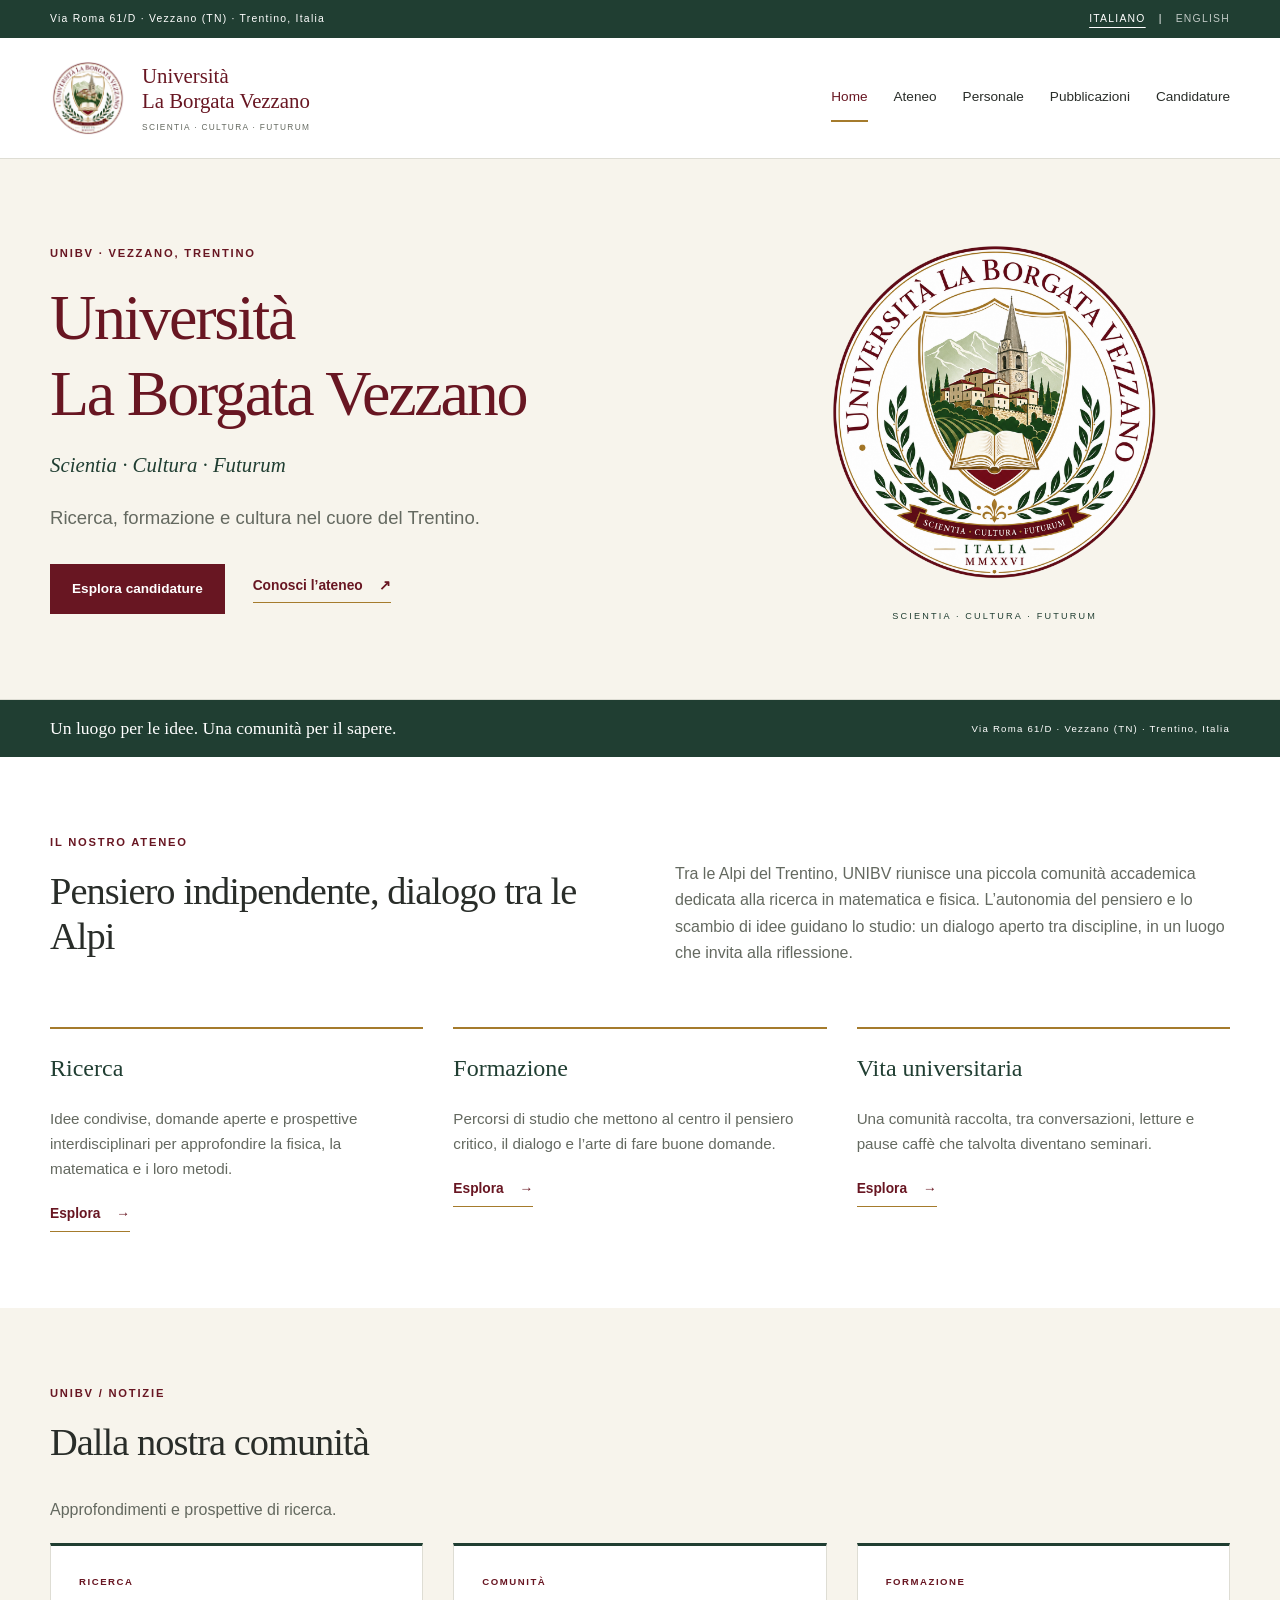
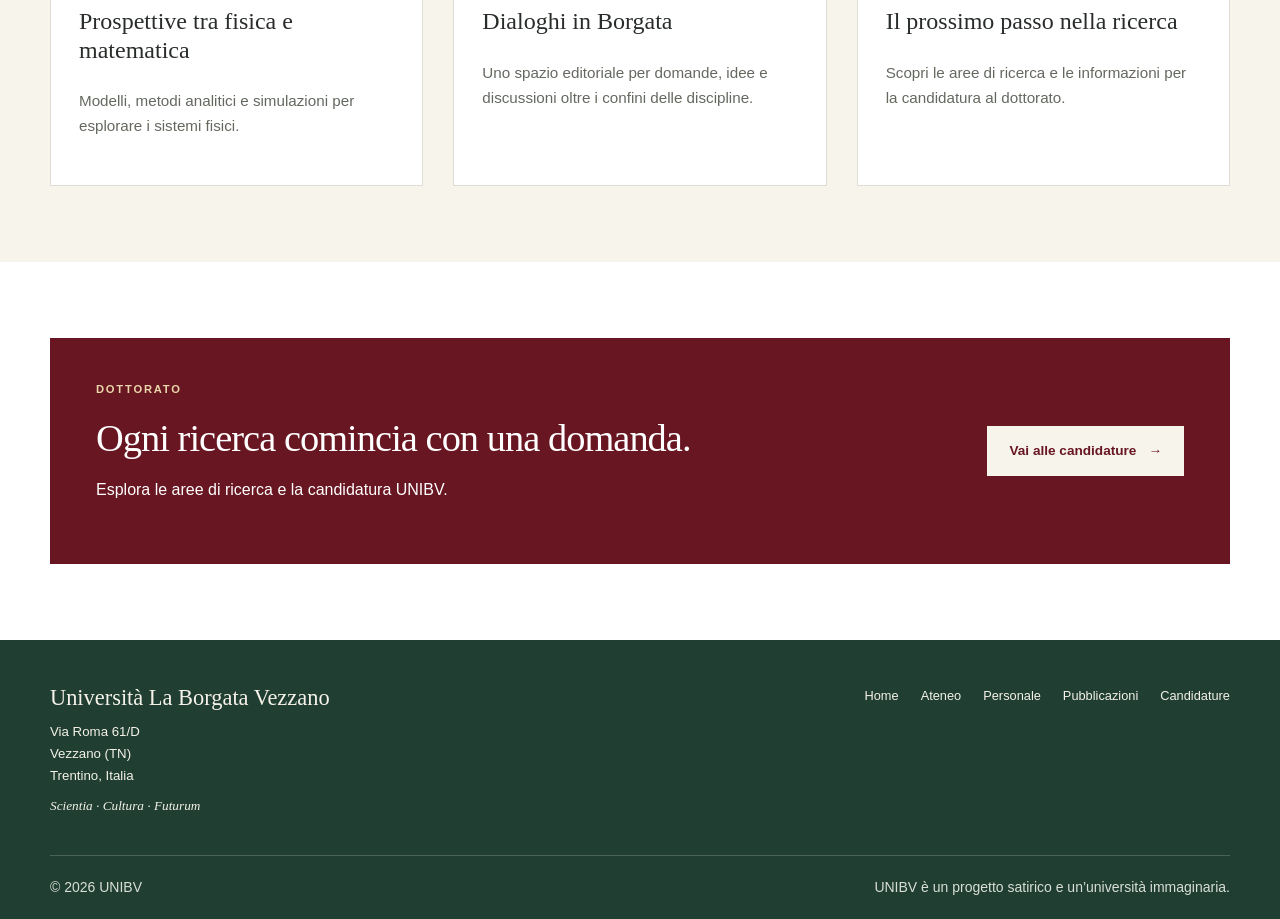
<file: index.html>
<!doctype html>
<html lang="it">
<head>
<link rel="icon" type="image/png" href="assets/images/favicon.png">
<meta charset="utf-8">
<meta name="viewport" content="width=device-width, initial-scale=1">
<title>Università La Borgata Vezzano | UNIBV</title>
<meta name="description" content="UNIBV: ricerca, formazione e cultura. Via Roma 61/D, Vezzano (TN), Trentino, Italia.">
<link rel="stylesheet" href="assets/css/style.css">
<script src="assets/js/main.js" defer></script>
</head>
<body>
<a class="skip-link" href="#main"><span lang="it" >Vai al contenuto</span><span lang="en" hidden >Skip to content</span></a>
<header id="site-header"></header>
<main id="main"><section class="hero"><div class="container hero-grid"><div><p class="eyebrow">UNIBV · VEZZANO, TRENTINO</p><h1 lang="it" >Università<br>La Borgata Vezzano</h1><h1 lang="en" hidden >University of<br>La Borgata Vezzano</h1><p class="motto">Scientia · Cultura · Futurum</p><p lang="it" class="lead">Ricerca, formazione e cultura nel cuore del Trentino.</p><p lang="en" hidden class="lead">Research, education and culture in the heart of Trentino.</p><div class="actions"><a class="button" href="apply.html"><span lang="it" >Esplora candidature</span><span lang="en" hidden >Open positions</span></a><a class="text-link" href="#university"><span lang="it" >Conosci l’ateneo</span><span lang="en" hidden >Discover the university</span> <span aria-hidden="true">↗</span></a></div></div><div class="hero-seal"><img src="assets/images/logo.png" alt="UNIBV — Scientia · Cultura · Futurum" width="1254" height="1254"><p>SCIENTIA · CULTURA · FUTURUM</p></div></div></section>
<div class="identity-strip"><div class="container"><span lang="it" >Un luogo per le idee. Una comunità per il sapere.</span><span lang="en" hidden >A place for ideas. A community for knowledge.</span><span><span lang="it">Via Roma 61/D · Vezzano (TN) · Trentino, Italia</span><span lang="en" hidden>Via Roma 61/D · Vezzano (TN) · Trentino, Italy</span></span></div></div>
<section class="section container" id="university"><div class="section-heading"><div><p class="eyebrow"><span lang="it" >IL NOSTRO ATENEO</span><span lang="en" hidden >OUR UNIVERSITY</span></p><h2 lang="it" >Pensiero indipendente, dialogo tra le Alpi</h2><h2 lang="en" hidden >Independent inquiry in an Alpine community</h2></div><p lang="it" >Tra le Alpi del Trentino, UNIBV riunisce una piccola comunità accademica dedicata alla ricerca in matematica e fisica. L’autonomia del pensiero e lo scambio di idee guidano lo studio: un dialogo aperto tra discipline, in un luogo che invita alla riflessione.</p><p lang="en" hidden >Set in the mountains of Trentino, UNIBV is a small academic community exploring questions in mathematics and physics. Independent thought and the exchange of ideas shape its approach to research, with room for sustained reflection and conversation across disciplines.</p></div><div class="grid three"><article class="feature"><h3 lang="it" >Ricerca</h3><h3 lang="en" hidden >Research</h3><p lang="it" >Idee condivise, domande aperte e prospettive interdisciplinari per approfondire la fisica, la matematica e i loro metodi.</p><p lang="en" hidden >Shared ideas, open questions and interdisciplinary perspectives on physics, mathematics and their methods.</p><a class="text-link" href="publications.html"><span lang="it" >Esplora</span><span lang="en" hidden >Explore</span> <span aria-hidden="true">→</span></a></article><article class="feature"><h3 lang="it" >Formazione</h3><h3 lang="en" hidden >Education</h3><p lang="it" >Percorsi di studio che mettono al centro il pensiero critico, il dialogo e l’arte di fare buone domande.</p><p lang="en" hidden >Study pathways centred on critical thinking, dialogue and the art of asking good questions.</p><a class="text-link" href="apply.html"><span lang="it" >Esplora</span><span lang="en" hidden >Explore</span> <span aria-hidden="true">→</span></a></article><article class="feature"><h3 lang="it" >Vita universitaria</h3><h3 lang="en" hidden >University life</h3><p lang="it" >Una comunità raccolta, tra conversazioni, letture e pause caffè che talvolta diventano seminari.</p><p lang="en" hidden >A close-knit community of conversations, reading and coffee breaks that occasionally become seminars.</p><a class="text-link" href="staff.html"><span lang="it" >Esplora</span><span lang="en" hidden >Explore</span> <span aria-hidden="true">→</span></a></article></div></section><section class="news-section"><div class="container section"><p class="eyebrow">UNIBV / <span lang="it" >NOTIZIE</span><span lang="en" hidden >NEWS</span></p><h2 lang="it" >Dalla nostra comunità</h2><h2 lang="en" hidden >From our community</h2><p class="muted"><span lang="it" >Approfondimenti e prospettive di ricerca.</span><span lang="en" hidden >Research insights and perspectives.</span></p><div class="grid three"><article class="news-card"><p class="eyebrow"><span lang="it">RICERCA</span><span lang="en" hidden>RESEARCH</span></p><h3 lang="it" >Prospettive tra fisica e matematica</h3><h3 lang="en" hidden >Perspectives across physics and mathematics</h3><p lang="it" >Modelli, metodi analitici e simulazioni per esplorare i sistemi fisici.</p><p lang="en" hidden >Models, analytical methods and simulations for exploring physical systems.</p></article><article class="news-card"><p class="eyebrow"><span lang="it">COMUNITÀ</span><span lang="en" hidden>COMMUNITY</span></p><h3 lang="it" >Dialoghi in Borgata</h3><h3 lang="en" hidden >Conversations in the Borgata</h3><p lang="it" >Uno spazio editoriale per domande, idee e discussioni oltre i confini delle discipline.</p><p lang="en" hidden >An editorial space for questions, ideas and conversations across disciplines.</p></article><article class="news-card"><p class="eyebrow"><span lang="it">FORMAZIONE</span><span lang="en" hidden>EDUCATION</span></p><h3 lang="it" >Il prossimo passo nella ricerca</h3><h3 lang="en" hidden >Your next step in research</h3><p lang="it" >Scopri le aree di ricerca e le informazioni per la candidatura al dottorato.</p><p lang="en" hidden >Explore research areas and information about applying for doctoral study.</p></article></div></div></section><section class="container section"><div class="callout"><div><p class="eyebrow"><span lang="it" >DOTTORATO</span><span lang="en" hidden >DOCTORAL STUDY</span></p><h2 lang="it" >Ogni ricerca comincia con una domanda.</h2><h2 lang="en" hidden >Every research journey begins with a question.</h2><p lang="it" >Esplora le aree di ricerca e la candidatura UNIBV.</p><p lang="en" hidden >Explore UNIBV research areas and the application process.</p></div><a class="button light" href="apply.html"><span lang="it" >Vai alle candidature</span><span lang="en" hidden >View applications</span> <span aria-hidden="true">→</span></a></div></section></main>
<noscript><p class="container">La versione italiana è disponibile senza JavaScript. Enable JavaScript to select English and use the local application form.</p></noscript>
<footer id="site-footer"></footer>
</body>
</html>
</file>
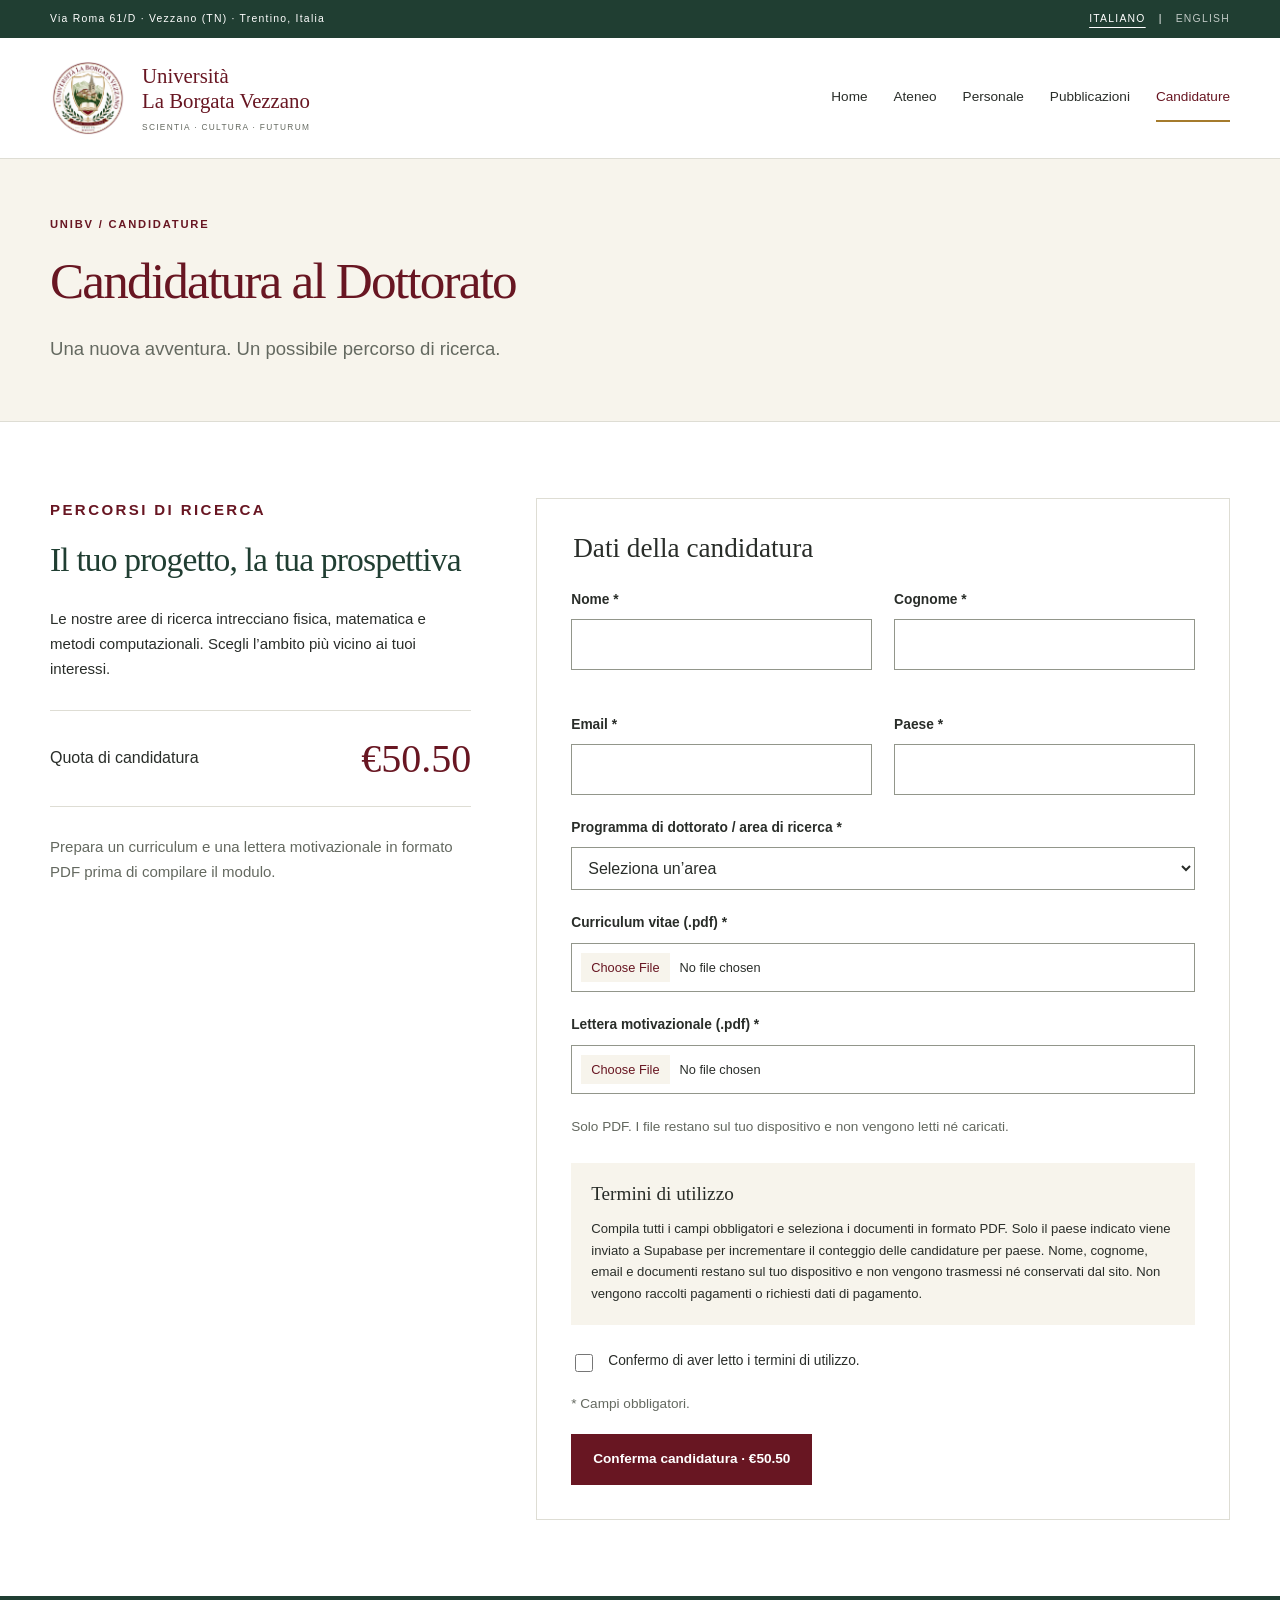
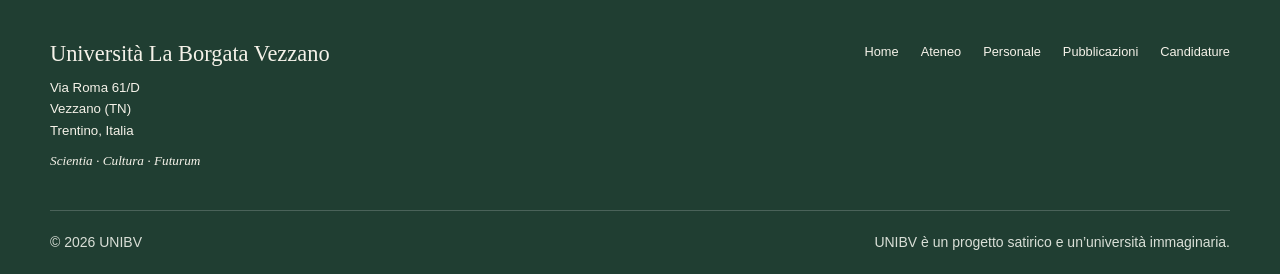
<file: apply.html>
<!doctype html>
<html lang="it">
<head>
<link rel="icon" type="image/png" href="assets/images/favicon.png">
<meta charset="utf-8">
<meta name="viewport" content="width=device-width, initial-scale=1">
<title>Candidatura al Dottorato | UNIBV</title>
<meta name="description" content="Candidatura al Dottorato UNIBV. Verifica locale senza pagamenti; solo il paese viene inviato per il conteggio delle candidature.">
<link rel="stylesheet" href="assets/css/style.css">
<script src="assets/js/main.js" defer></script>
</head>
<body>
<a class="skip-link" href="#main"><span lang="it" >Vai al contenuto</span><span lang="en" hidden >Skip to content</span></a>
<header id="site-header"></header>
<main id="main"><section class="page-intro"><div class="container"><p class="eyebrow">UNIBV / <span lang="it" >CANDIDATURE</span><span lang="en" hidden >APPLICATIONS</span></p><h1 lang="it" >Candidatura al Dottorato</h1><h1 lang="en" hidden >PhD Application</h1><p lang="it" class=lead>Una nuova avventura. Un possibile percorso di ricerca.</p><p lang="en" hidden class=lead>A new journey. A possible path into research.</p></div></section><section class="container section application-layout"><aside class="application-aside"><p class="eyebrow"><span lang="it" >PERCORSI DI RICERCA</span><span lang="en" hidden >RESEARCH PATHWAYS</span></p><h2 lang="it" >Il tuo progetto, la tua prospettiva</h2><h2 lang="en" hidden >Your project, your perspective</h2><p lang="it" >Le nostre aree di ricerca intrecciano fisica, matematica e metodi computazionali. Scegli l’ambito più vicino ai tuoi interessi.</p><p lang="en" hidden >Our research areas connect physics, mathematics and computational methods. Choose the field closest to your interests.</p><div class="fee"><span><span lang="it" >Quota di candidatura</span><span lang="en" hidden >Application fee</span></span><strong>€50.50</strong></div><p class="muted"><span lang="it" >Prepara un curriculum e una lettera motivazionale in formato PDF prima di compilare il modulo.</span><span lang="en" hidden >Have your CV and motivational letter ready in PDF format before completing the form.</span></p></aside><div class="form-panel"><noscript>Il modulo richiede JavaScript e non invia alcun dato.</noscript><form id="application-form"><fieldset disabled id="application-fields"><legend><span lang="it" >Dati della candidatura</span><span lang="en" hidden >Application details</span></legend><div class="form-grid"><div class="field"><label for="first-name"><span lang="it" >Nome</span><span lang="en" hidden >First name</span> <span aria-hidden="true">*</span></label><input id="first-name" name="first-name" type="text" required maxlength="150" autocomplete="off"></div><div class="field"><label for="last-name"><span lang="it" >Cognome</span><span lang="en" hidden >Last name</span> <span aria-hidden="true">*</span></label><input id="last-name" name="last-name" type="text" required maxlength="150" autocomplete="off"></div><div class="field"><label for="email"><span lang="it" >Email</span><span lang="en" hidden >Email</span> <span aria-hidden="true">*</span></label><input id="email" name="email" type="email" required maxlength="150" autocomplete="off"></div><div class="field"><label for="country"><span lang="it" >Paese</span><span lang="en" hidden >Country</span> <span aria-hidden="true">*</span></label><input id="country" name="country" type="text" required maxlength="150" autocomplete="off"></div></div><div class="field"><label for="programme"><span lang="it" >Programma di dottorato / area di ricerca</span><span lang="en" hidden >PhD programme / research area</span> <span aria-hidden="true">*</span></label><select id="programme" name="programme" required><option value="" data-it="Seleziona un’area" data-en="Select an area">Seleziona un’area</option><option value="physics" data-it="Fisica teorica e matematica" data-en="Theoretical and mathematical physics">Fisica teorica e matematica</option><option value="mathematics" data-it="Matematica applicata" data-en="Applied mathematics">Matematica applicata</option><option value="computational" data-it="Metodi numerici e modellizzazione" data-en="Numerical methods and modelling">Metodi numerici e modellizzazione</option></select></div><div class="field"><label for="cv"><span lang="it" >Curriculum vitae (.pdf)</span><span lang="en" hidden >CV (.pdf)</span> <span aria-hidden="true">*</span></label><input id="cv" name="cv" type="file" accept=".pdf,application/pdf" required aria-describedby="file-help"></div><div class="field"><label for="letter"><span lang="it" >Lettera motivazionale (.pdf)</span><span lang="en" hidden >Motivational letter (.pdf)</span> <span aria-hidden="true">*</span></label><input id="letter" name="letter" type="file" accept=".pdf,application/pdf" required aria-describedby="file-help"></div><p id="file-help" class="muted small"><span lang="it" >Solo PDF. I file restano sul tuo dispositivo e non vengono letti né caricati.</span><span lang="en" hidden >PDF only. Files stay on your device and are neither read nor uploaded.</span></p><div class="terms" id="terms"><h3><span lang="it" >Termini di utilizzo</span><span lang="en" hidden >Terms of use</span></h3><p><span lang="it" >Compila tutti i campi obbligatori e seleziona i documenti in formato PDF. Solo il paese indicato viene inviato a Supabase per incrementare il conteggio delle candidature per paese. Nome, cognome, email e documenti restano sul tuo dispositivo e non vengono trasmessi né conservati dal sito. Non vengono raccolti pagamenti o richiesti dati di pagamento.</span><span lang="en" hidden >Complete all required fields and select your PDF documents. Only the country entered is sent to Supabase to increment the application count by country. Your name, email and documents remain on your device and are neither transmitted nor retained by the site. No payments are collected and no payment details are requested.</span></p></div><label class="checkbox" for="accept"><input type="checkbox" id="accept" required><span lang="it" >Confermo di aver letto i termini di utilizzo.</span><span lang="en" hidden >I confirm that I have read the terms of use.</span></label><p class="small muted"><span lang="it" >* Campi obbligatori.</span><span lang="en" hidden >* Required fields.</span></p><button type="submit" class="button"><span lang="it" >Conferma candidatura · €50.50</span><span lang="en" hidden >Confirm application · €50.50</span></button></fieldset></form></div></section><dialog id="reveal" aria-labelledby="reveal-title"><div class="dialog-content">
<p class="eyebrow">UNIBV / <span lang="it">CANDIDATURA</span><span lang="en" hidden>APPLICATION</span></p>
<h2 id="reveal-title" tabindex="-1"><span lang="it">Congratulazioni, futuro accademico.</span><span lang="en" hidden>Congratulations, future academic.</span></h2>
<p lang="it">Sei arrivato fino in fondo.</p><p lang="en" hidden>You made it all the way to the end.</p>
<p lang="it">Hai compilato una candidatura, preparato il CV e probabilmente stavi per consegnare €50,50 all’illustre Università La Borgata Vezzano.</p><p lang="en" hidden>You filled out an application, prepared your CV, and were apparently ready to hand €50.50 to the distinguished University of La Borgata Vezzano.</p>
<p lang="it">C’è però un piccolo dettaglio: l’università non esiste.</p><p lang="en" hidden>There is, however, one small detail: the university does not exist.</p>
<p lang="it">UNIBV è un progetto satirico.</p><p lang="en" hidden>UNIBV is a satirical project.</p>
<p lang="it" class="reveal-assurance">Nessun pagamento è stato effettuato, nessun documento è stato inviato e nome, cognome ed email non sono stati trasmessi o conservati. Solo il paese indicato viene inviato a Supabase per il conteggio delle candidature.</p><p lang="en" hidden class="reveal-assurance">No payment has been made, no document has been uploaded, and your name and email have not been transmitted or stored. Only the country entered is sent to Supabase to count applications.</p>
<p lang="it">La buona notizia è che non hai perso €50,50. La cattiva è che forse la prossima volta conviene controllare l’università prima di candidarti.</p><p lang="en" hidden>The good news is that you have not lost €50.50. The bad news is that next time you may want to check whether the university exists before applying.</p>
<p lang="it">Ti auguriamo maggiore successo nella tua prossima ricerca accademica.</p><p lang="en" hidden>We wish you greater success in your next academic search.</p>
<button class="button" id="close-reveal" type="button"><span lang="it">Ho imparato la lezione</span><span lang="en" hidden>Lesson learned</span></button>
</div></dialog></main>
<noscript><p class="container">La versione italiana è disponibile senza JavaScript. Enable JavaScript to select English and use the local application form.</p></noscript>
<footer id="site-footer"></footer>
</body>
</html>
</file>
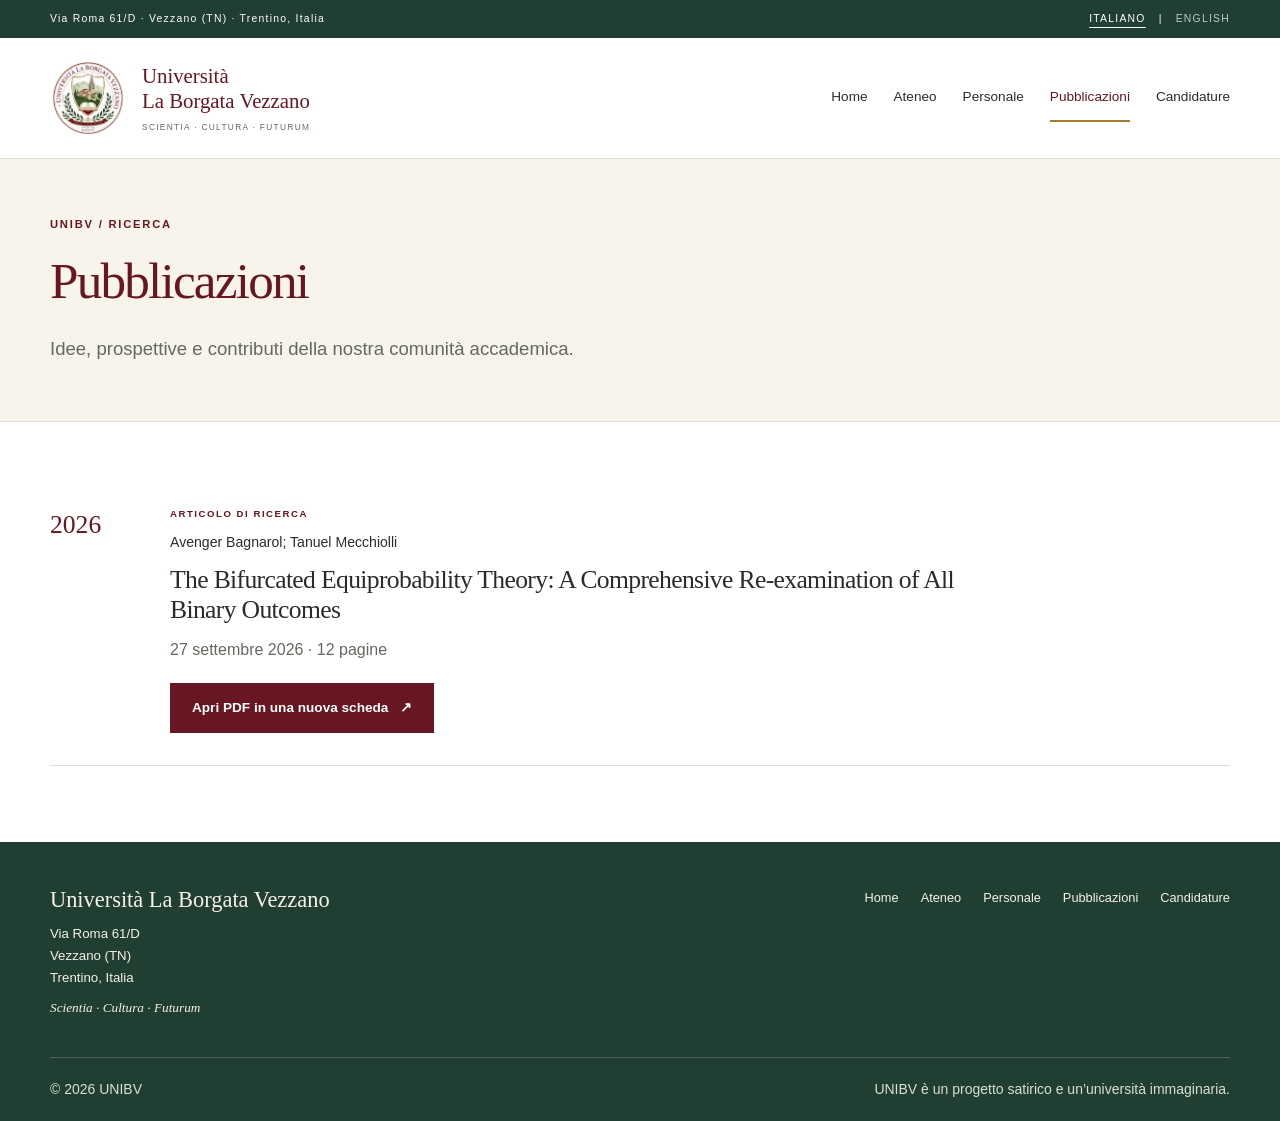
<file: publications.html>
<!doctype html>
<html lang="it">
<head>
<link rel="icon" type="image/png" href="assets/images/favicon.png">
<meta charset="utf-8">
<meta name="viewport" content="width=device-width, initial-scale=1">
<title>Pubblicazioni | UNIBV</title>
<meta name="description" content="Pubblicazioni UNIBV: contributi di ricerca in fisica e matematica.">
<link rel="stylesheet" href="assets/css/style.css">
<script src="assets/js/main.js" defer></script>
</head>
<body>
<a class="skip-link" href="#main"><span lang="it" >Vai al contenuto</span><span lang="en" hidden >Skip to content</span></a>
<header id="site-header"></header>
<main id="main"><section class="page-intro"><div class="container"><p class="eyebrow">UNIBV / <span lang="it" >RICERCA</span><span lang="en" hidden >RESEARCH</span></p><h1 lang="it" >Pubblicazioni</h1><h1 lang="en" hidden >Publications</h1><p lang="it" class=lead>Idee, prospettive e contributi della nostra comunità accademica.</p><p lang="en" hidden class=lead>Ideas, perspectives and contributions from our academic community.</p></div></section><section class="container section">
  <div class="publication-list">
    <article class="publication" id="bet-paper">
      <div class="pub-year">2026</div>
      <div>
        <p class="eyebrow"><span lang="it">ARTICOLO DI RICERCA</span><span lang="en" hidden>RESEARCH PAPER</span></p>
        <p class="authors">Avenger Bagnarol; Tanuel Mecchiolli</p>
        <h2>The Bifurcated Equiprobability Theory: A Comprehensive Re-examination of All Binary Outcomes</h2>
        <p class="muted"><span lang="it">27 settembre 2026 · 12 pagine</span><span lang="en" hidden>27 September 2026 · 12 pages</span></p>
        <a class="button" href="assets/publications/BET_distribution_final.pdf" target="_blank" rel="noopener noreferrer"><span lang="it">Apri PDF in una nuova scheda</span><span lang="en" hidden>Open PDF in a new tab</span> <span aria-hidden="true">↗</span></a>
      </div>
    </article>
  </div>
</section></main>
<noscript><p class="container">La versione italiana è disponibile senza JavaScript. Enable JavaScript to select English and use the local application form.</p></noscript>
<footer id="site-footer"></footer>
</body>
</html>
</file>
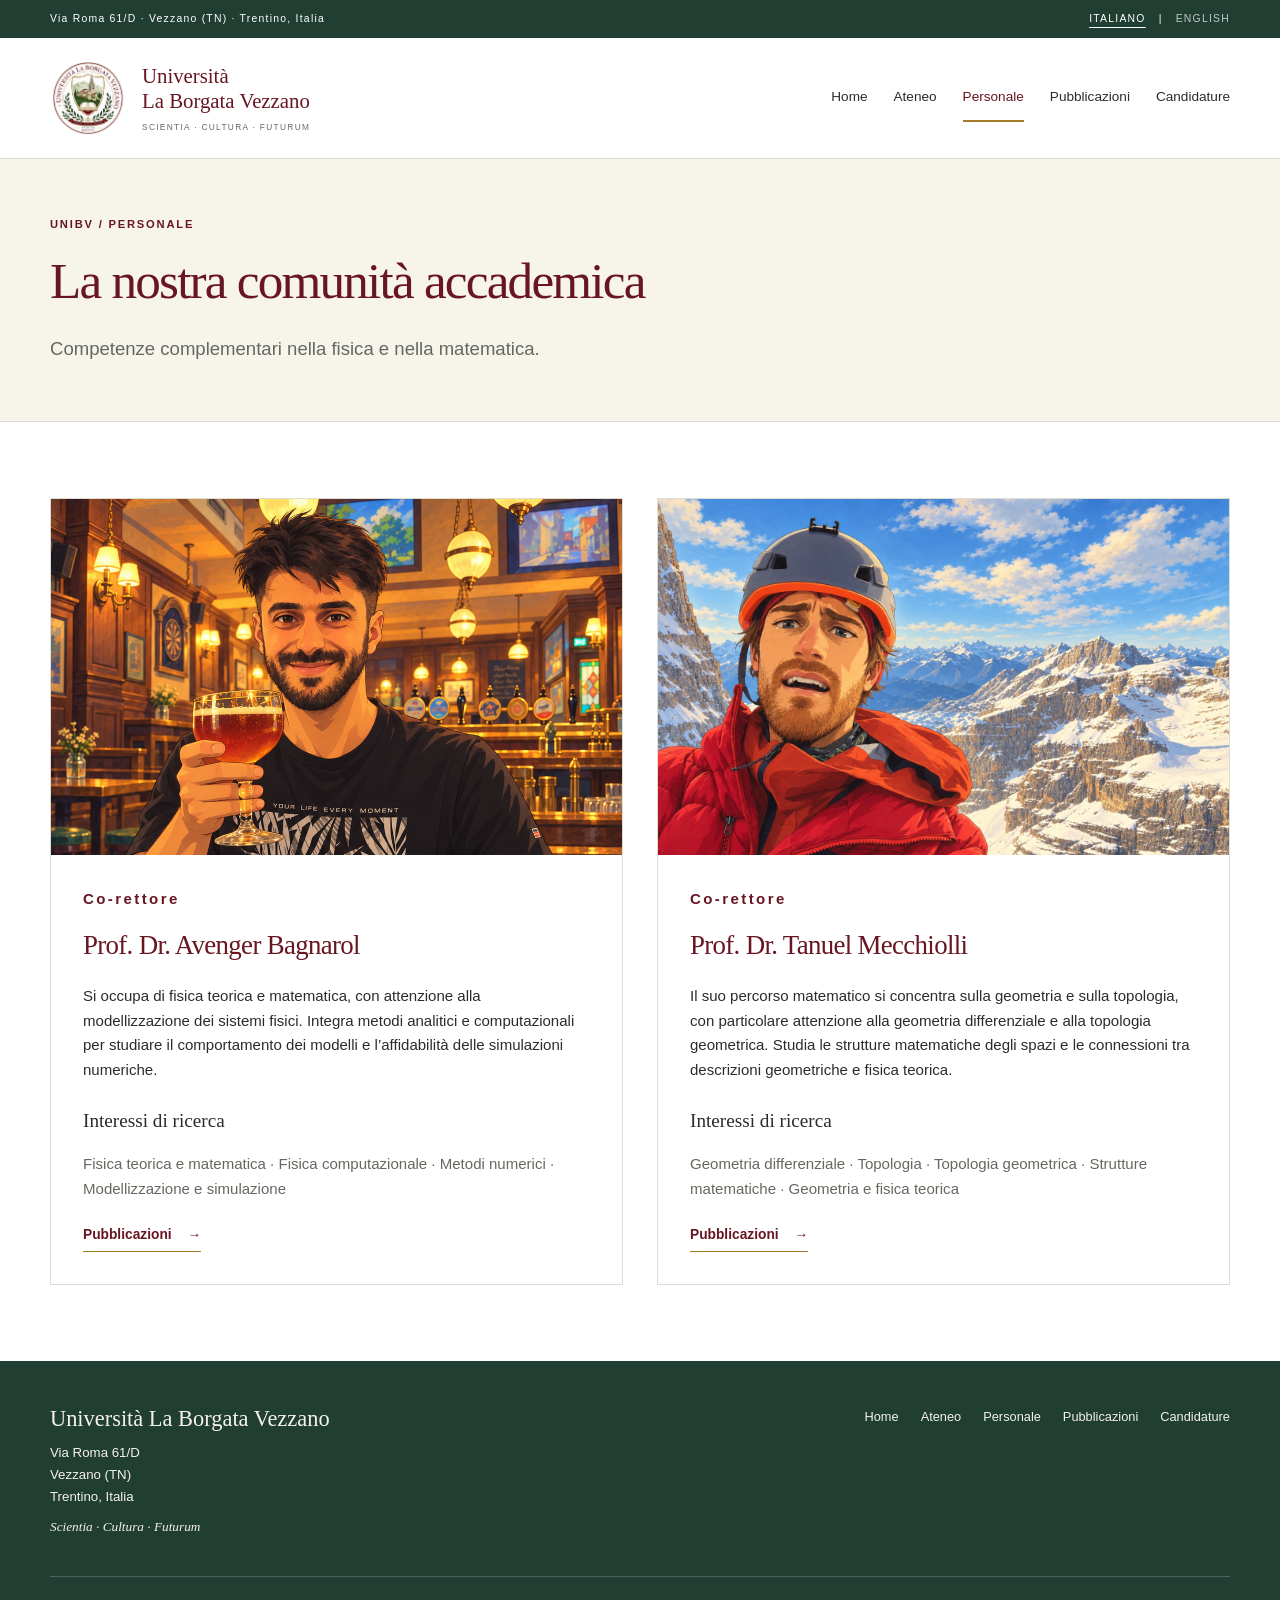
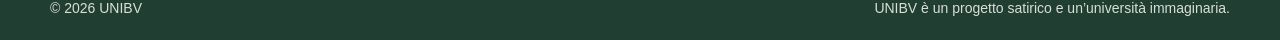
<file: staff.html>
<!doctype html>
<html lang="it">
<head>
<link rel="icon" type="image/png" href="assets/images/favicon.png">
<meta charset="utf-8">
<meta name="viewport" content="width=device-width, initial-scale=1">
<title>Personale | UNIBV</title>
<meta name="description" content="Personale accademico UNIBV: fisica, matematica e metodi numerici. Via Roma 61/D, Vezzano (TN), Trentino, Italia.">
<link rel="stylesheet" href="assets/css/style.css">
<script src="assets/js/main.js" defer></script>
</head>
<body>
<a class="skip-link" href="#main"><span lang="it" >Vai al contenuto</span><span lang="en" hidden >Skip to content</span></a>
<header id="site-header"></header>
<main id="main"><section class="page-intro"><div class="container"><p class="eyebrow">UNIBV / <span lang="it" >PERSONALE</span><span lang="en" hidden >STAFF</span></p><h1 lang="it" >La nostra comunità accademica</h1><h1 lang="en" hidden >Our academic community</h1><p lang="it" class=lead>Competenze complementari nella fisica e nella matematica.</p><p lang="en" hidden class=lead>Complementary expertise in physics and mathematics.</p></div></section><section class="container section"><div class="staff-grid"><article class="staff-card"><div class="portrait"><div class="portrait-placeholder"><span aria-hidden="true">AB</span><p lang="it" >Fotografia in arrivo</p><p lang="en" hidden >Photograph forthcoming</p></div><img src="assets/images/avenger_bagnarol.png" alt="Avenger Bagnarol" width="1086" height="1448" class="staff-photo avenger-photo"></div><div class="staff-details"><p class="eyebrow"><span lang="it">Co-rettore</span><span lang="en" hidden>Co-Rector</span></p><h2><span class="academic-name">Prof. Dr. Avenger Bagnarol</span></h2><p lang="it" >Si occupa di fisica teorica e matematica, con attenzione alla modellizzazione dei sistemi fisici. Integra metodi analitici e computazionali per studiare il comportamento dei modelli e l’affidabilità delle simulazioni numeriche.</p><p lang="en" hidden >Works in theoretical and mathematical physics, with a focus on modelling physical systems. Combines analytical and computational methods to study model behaviour and the reliability of numerical simulations.</p><h3 lang="it" >Interessi di ricerca</h3><h3 lang="en" hidden >Research interests</h3><p lang="it" class=muted>Fisica teorica e matematica · Fisica computazionale · Metodi numerici · Modellizzazione e simulazione</p><p lang="en" hidden class=muted>Theoretical and mathematical physics · Computational physics · Numerical methods · Modelling and simulation</p><a class="text-link" href="publications.html#bet-paper"><span lang="it" >Pubblicazioni</span><span lang="en" hidden >Publications</span> <span aria-hidden="true">→</span></a></div></article><article class="staff-card"><div class="portrait"><div class="portrait-placeholder"><span aria-hidden="true">TM</span><p lang="it" >Fotografia in arrivo</p><p lang="en" hidden >Photograph forthcoming</p></div><img src="assets/images/tanuel_mecchiolli.png" alt="Ritratto di Tanuel Mecchiolli tra le montagne" data-alt-it="Ritratto di Tanuel Mecchiolli tra le montagne" data-alt-en="Portrait of Tanuel Mecchiolli in the mountains" width="1448" height="1086" class="staff-photo tanuel-photo"></div><div class="staff-details"><p class="eyebrow"><span lang="it">Co-rettore</span><span lang="en" hidden>Co-Rector</span></p><h2><span class="academic-name">Prof. Dr. Tanuel Mecchiolli</span></h2><p lang="it" >Il suo percorso matematico si concentra sulla geometria e sulla topologia, con particolare attenzione alla geometria differenziale e alla topologia geometrica. Studia le strutture matematiche degli spazi e le connessioni tra descrizioni geometriche e fisica teorica.</p><p lang="en" hidden >His mathematical background centres on geometry and topology, particularly differential geometry and geometric topology. His interests include the mathematical structures of spaces and the connections between geometric descriptions and theoretical physics.</p><h3 lang="it" >Interessi di ricerca</h3><h3 lang="en" hidden >Research interests</h3><p lang="it" class=muted>Geometria differenziale · Topologia · Topologia geometrica · Strutture matematiche · Geometria e fisica teorica</p><p lang="en" hidden class=muted>Differential geometry · Topology · Geometric topology · Mathematical structures · Geometry and theoretical physics</p><a class="text-link" href="publications.html#bet-paper"><span lang="it" >Pubblicazioni</span><span lang="en" hidden >Publications</span> <span aria-hidden="true">→</span></a></div></article></div></section></main>
<noscript><p class="container">La versione italiana è disponibile senza JavaScript. Enable JavaScript to select English and use the local application form.</p></noscript>
<footer id="site-footer"></footer>
</body>
</html>
</file>
<file: assets/css/style.css>
:root{--burgundy:#681622;--burgundy-dark:#4c101a;--gold:#a57b2c;--green:#203e32;--cream:#f7f4ec;--white:#fff;--ink:#292d29;--muted:#646960;--border:#deddd4;--serif:Georgia,'Times New Roman',serif;--sans:Arial,Helvetica,sans-serif}
*{box-sizing:border-box}html{scroll-behavior:smooth;scroll-padding-top:2rem}body{margin:0;color:var(--ink);background:var(--white);font:16px/1.65 var(--sans)}[hidden]{display:none!important}a{color:inherit;text-decoration:none}a,button,input,select{touch-action:manipulation}button,input,select{font:inherit}button,a,input,select{ -webkit-tap-highlight-color:transparent}a:focus-visible,button:focus-visible,input:focus-visible,select:focus-visible{outline:3px solid var(--gold);outline-offset:5px}a:hover{color:var(--burgundy)}img{display:block;max-width:100%;height:auto}h1,h2,h3,p{margin-top:0}h1,h2,h3{font-family:var(--serif);font-weight:400;line-height:1.18}h1{font-size:clamp(2.8rem,5vw,4.5rem);letter-spacing:-.035em;margin-bottom:1.4rem}h2{font-size:clamp(1.9rem,3vw,2.6rem);letter-spacing:-.025em}h3{font-size:1.5rem}p{margin-bottom:1.2rem}.container{width:min(1180px,calc(100% - 64px));margin-inline:auto}.section{padding-block:76px}.eyebrow{font-size:.7rem;font-weight:700;letter-spacing:.16em;color:var(--burgundy);margin-bottom:1.1rem}.lead{font-size:1.16rem;max-width:620px;color:var(--muted)}.muted{color:var(--muted)}.small{font-size:.85rem}.skip-link{position:absolute;top:-100px;left:16px;z-index:10;background:white;padding:12px}.skip-link:focus{top:12px}.utility{background:var(--green);color:#fff;font-size:.65rem;letter-spacing:.12em}.utility .container{display:flex;justify-content:space-between;align-items:center;min-height:38px}.language-nav{display:flex;align-items:center;gap:13px}.language-nav a{opacity:.72;padding-block:7px}.language-nav a[aria-current]{opacity:1;text-decoration:underline;text-underline-offset:5px}.language-nav a:hover{color:#fff;opacity:1}.header-main{display:flex;justify-content:space-between;align-items:center;gap:25px;padding-block:22px}.brand{display:flex;align-items:center;gap:16px}.brand img{width:76px}.brand>span{font-family:var(--serif);font-size:1.3rem;line-height:1.2;color:var(--burgundy)}.brand small{display:block;font:.52rem var(--sans);letter-spacing:.16em;margin-top:9px;color:var(--muted)}#main-nav{display:flex;gap:26px;font-size:.85rem}#main-nav a{padding:12px 0;border-bottom:2px solid transparent}#main-nav a[aria-current],#main-nav a:hover{color:var(--burgundy);border-color:var(--gold)}.menu-toggle{display:none}.hero{background:var(--cream);border-block:1px solid var(--border)}.hero-grid{display:grid;grid-template-columns:1.4fr 1fr;align-items:center;gap:50px;padding-block:65px}.hero h1{color:var(--burgundy)}.motto{font:italic 1.3rem var(--serif);color:var(--green);margin-bottom:1.6rem}.hero-seal{padding:10px 25px;text-align:center}.hero-seal img{width:min(100%,355px);margin:auto}.hero-seal p{font-size:.57rem;letter-spacing:.24em;color:var(--green);margin:20px 0 0}.actions{display:flex;align-items:center;gap:28px;flex-wrap:wrap;margin-top:30px}.button{display:inline-flex;align-items:center;justify-content:center;gap:12px;background:var(--burgundy);color:white;border:1px solid var(--burgundy);padding:13px 21px;font-size:.85rem;font-weight:700;cursor:pointer;transition:background .18s}.button:hover{background:var(--burgundy-dark);color:white}.text-link{font-size:.86rem;font-weight:700;color:var(--burgundy);display:inline-block;border-bottom:1px solid var(--gold);padding-bottom:5px}.text-link span[aria-hidden]{margin-left:12px}.identity-strip{background:var(--green);color:white;padding:18px 0;font:1.1rem var(--serif)}.identity-strip .container{display:flex;justify-content:space-between;gap:20px;align-items:center}.identity-strip .container>span:last-child{font:.6rem var(--sans);letter-spacing:.13em}.section-heading{display:grid;grid-template-columns:1fr 1fr;gap:70px;margin-bottom:35px}.section-heading>p{margin-top:28px;color:var(--muted)}.grid{display:grid;gap:30px}.three{grid-template-columns:repeat(3,1fr)}.feature{border-top:2px solid var(--gold);padding-top:25px}.feature p,.news-card p:not(.eyebrow){color:var(--muted);font-size:.95rem}.feature h3{color:var(--green)}.news-section{background:var(--cream)}.news-card{padding:28px;background:white;border:1px solid var(--border);border-top:3px solid var(--green)}.news-card .eyebrow{font-size:.6rem}.callout{padding:42px 46px;background:var(--burgundy);color:white;display:flex;align-items:center;justify-content:space-between;gap:45px}.callout h2{max-width:620px;margin-bottom:15px}.callout p:last-child{margin-bottom:0}.callout .eyebrow{color:#ead6aa}.button.light{background:var(--cream);color:var(--burgundy);border-color:var(--cream);flex-shrink:0}.button.light:hover{background:#e8dfcd}.page-intro{background:var(--cream);border-block:1px solid var(--border);padding:56px 0}.page-intro h1{font-size:clamp(2.5rem,4vw,3.7rem);color:var(--burgundy)}.page-intro .lead{margin-bottom:0;max-width:800px}.notice{padding:18px 22px;border-left:3px solid var(--gold);background:var(--cream);font-size:.92rem;margin-bottom:35px}.staff-grid{display:grid;grid-template-columns:1fr 1fr;gap:34px}.staff-card{border:1px solid var(--border)}.portrait{aspect-ratio:16/10;background:#e9e9df;position:relative;overflow:hidden}.portrait-placeholder{height:100%;display:flex;flex-direction:column;align-items:center;justify-content:center;color:var(--green)}.portrait-placeholder>span{font:4rem var(--serif);opacity:.55}.portrait-placeholder p{font-size:.7rem;letter-spacing:.1em;margin:12px 0}.staff-photo{width:100%;height:100%;object-fit:cover;object-position:center 35%;position:absolute;inset:0}.staff-details{padding:32px}.staff-details h2{font-size:2rem;color:var(--burgundy)}.staff-details h3{font-size:1.2rem;margin-top:27px}.staff-details p{font-size:.94rem}.publication{display:grid;grid-template-columns:95px 1fr;gap:25px;padding:32px 0;border-bottom:1px solid var(--border)}.publication:first-child{padding-top:8px}.publication h2{font-size:1.6rem;max-width:850px;margin-bottom:12px}.pub-year{font:1.6rem var(--serif);color:var(--burgundy);padding-top:4px}.authors{font-size:.88rem;margin-bottom:10px}.publication .eyebrow{font-size:.6rem;margin-bottom:10px}.pub-type{font-size:.75rem;color:var(--muted);margin-bottom:0}.application-layout{display:grid;grid-template-columns:.85fr 1.4fr;gap:65px;align-items:start}.application-aside h2{font-size:2.1rem;color:var(--green)}.application-aside p{font-size:.94rem}.fee{border-block:1px solid var(--border);padding:24px 0;margin:28px 0;display:flex;flex-wrap:wrap;justify-content:space-between;align-items:center;gap:10px}.fee strong{font:2.5rem var(--serif);color:var(--burgundy)}.fee small{width:100%;color:var(--muted);font-size:.8rem}.form-panel{border:1px solid var(--border);padding:34px}fieldset{border:0;margin:0;padding:0;min-width:0}legend{font:1.7rem var(--serif);margin-bottom:25px}.form-grid{display:grid;grid-template-columns:1fr 1fr;gap:22px}.field{margin-bottom:22px;min-width:0}.field label{display:block;font-size:.86rem;font-weight:700;margin-bottom:8px}input:not([type=checkbox]),select{width:100%;min-width:0;background:#fff;border:1px solid #92968b;border-radius:0;padding:11px 12px;color:var(--ink)}input[type=file]{font-size:.8rem;padding:9px}input[type=file]::file-selector-button{border:0;background:var(--cream);color:var(--burgundy);padding:7px 10px;margin-right:10px;cursor:pointer}.terms{background:var(--cream);padding:20px;margin:25px 0}.terms h3{font-size:1.2rem;margin-bottom:12px}.terms p{font-size:.82rem;margin:0}.checkbox{display:flex;align-items:flex-start;gap:12px;font-size:.86rem;margin-bottom:18px}.checkbox input{width:18px;height:18px;flex-shrink:0;margin-top:4px;accent-color:var(--burgundy)}dialog{border:0;border-top:4px solid var(--gold);padding:0;width:min(620px,calc(100% - 32px));max-height:90vh;color:var(--ink);box-shadow:0 20px 80px #0003}dialog::backdrop{background:#12251ecc}.dialog-content{padding:36px}.dialog-content h2{color:var(--burgundy);font-size:2.1rem}.reveal-assurance{background:var(--cream);border-left:3px solid var(--green);padding:16px;font-weight:700;font-size:.93rem}#site-footer{background:var(--green);color:#f5f2e9;padding:45px 0 20px}.footer-grid{display:flex;justify-content:space-between;gap:30px}.footer-title{font:1.4rem var(--serif);margin-bottom:10px}.footer-grid p:not(.footer-title){font-size:.83rem;margin-bottom:8px}.footer-grid .footer-motto{font-family:var(--serif);font-style:italic}.footer-grid nav{display:flex;gap:22px;font-size:.8rem;flex-wrap:wrap;align-content:start}.footer-grid a:hover{color:#ecd5a0}.footer-bottom{border-top:1px solid #ffffff30;margin-top:30px;padding-top:20px;display:flex;justify-content:space-between;gap:25px;font-size:.73rem;color:#d9dfd7}.footer-bottom p{margin-bottom:0}
@media(min-width:1450px){.hero-grid{padding-block:85px}}
@media(max-width:1000px){#main-nav{gap:17px}.brand>span{font-size:1.12rem}.brand img{width:63px}.hero-grid{gap:20px}.hero-seal{padding:10px}.application-layout{gap:32px}.callout{padding:32px}.callout h2{font-size:2rem}.footer-grid{flex-direction:column}}
@media(max-width:760px){.container{width:calc(100% - 36px)}.section{padding-block:48px}.utility{font-size:.56rem}.language-nav{gap:9px}.header-main{flex-wrap:wrap;padding-block:16px;gap:16px}.brand img{width:58px}.brand>span{font-size:1rem}.brand small{font-size:.43rem}.menu-toggle{display:flex;gap:12px;align-items:center;background:white;border:1px solid var(--border);padding:9px;font-size:.75rem;color:var(--burgundy);cursor:pointer}#main-nav{display:none;width:100%;flex-direction:column;gap:0;border-top:1px solid var(--border)}#main-nav.is-open{display:flex}#main-nav a{padding:12px}.hero-grid{grid-template-columns:1fr;padding-block:42px;gap:25px}.hero h1{font-size:clamp(2.5rem,9vw,3.6rem)}.hero-seal img{width:230px}.hero-seal p{margin-top:14px}.hero-seal{padding:0}.identity-strip .container{flex-direction:column;align-items:flex-start;gap:12px;font-size:1rem}.section-heading,.three,.staff-grid,.application-layout{grid-template-columns:1fr}.section-heading{gap:8px;margin-bottom:30px}.section-heading>p{margin-top:0}.three{gap:28px}.callout{flex-direction:column;align-items:flex-start;padding:28px;gap:25px}.page-intro{padding:38px 0}.staff-details{padding:25px}.publication{grid-template-columns:1fr;gap:12px}.pub-year{font-size:1.3rem}.publication h2{font-size:1.4rem}.application-layout{gap:30px}.form-panel{padding:24px}.form-grid{grid-template-columns:1fr;gap:0}.form-panel .button{width:100%}.footer-bottom{flex-direction:column;gap:8px}.footer-grid nav{gap:18px}.dialog-content{padding:25px}.dialog-content h2{font-size:1.8rem}}
@media(prefers-reduced-motion:reduce){html{scroll-behavior:auto}*{transition:none!important}}

/* Portrait focal point preserves the full face in the existing landscape card. */
.avenger-photo{object-position:center 20%}
.footer-bottom{font-size:.875rem}
@media(max-width:760px){.utility .container{gap:12px}.utility .container>span{max-width:60%;padding-block:7px;letter-spacing:.04em}.language-nav{flex-shrink:0}}

/* Keep the supplied landscape portrait intact and its face within the card crop. */
.tanuel-photo{object-position:center 20%}
.staff-details h2{font-size:clamp(1rem,2.1vw,1.9rem)}
.academic-name{white-space:nowrap}
@media(max-width:760px){.staff-details h2{font-size:clamp(.9rem,4.1vw,1.9rem)}}
</file>
